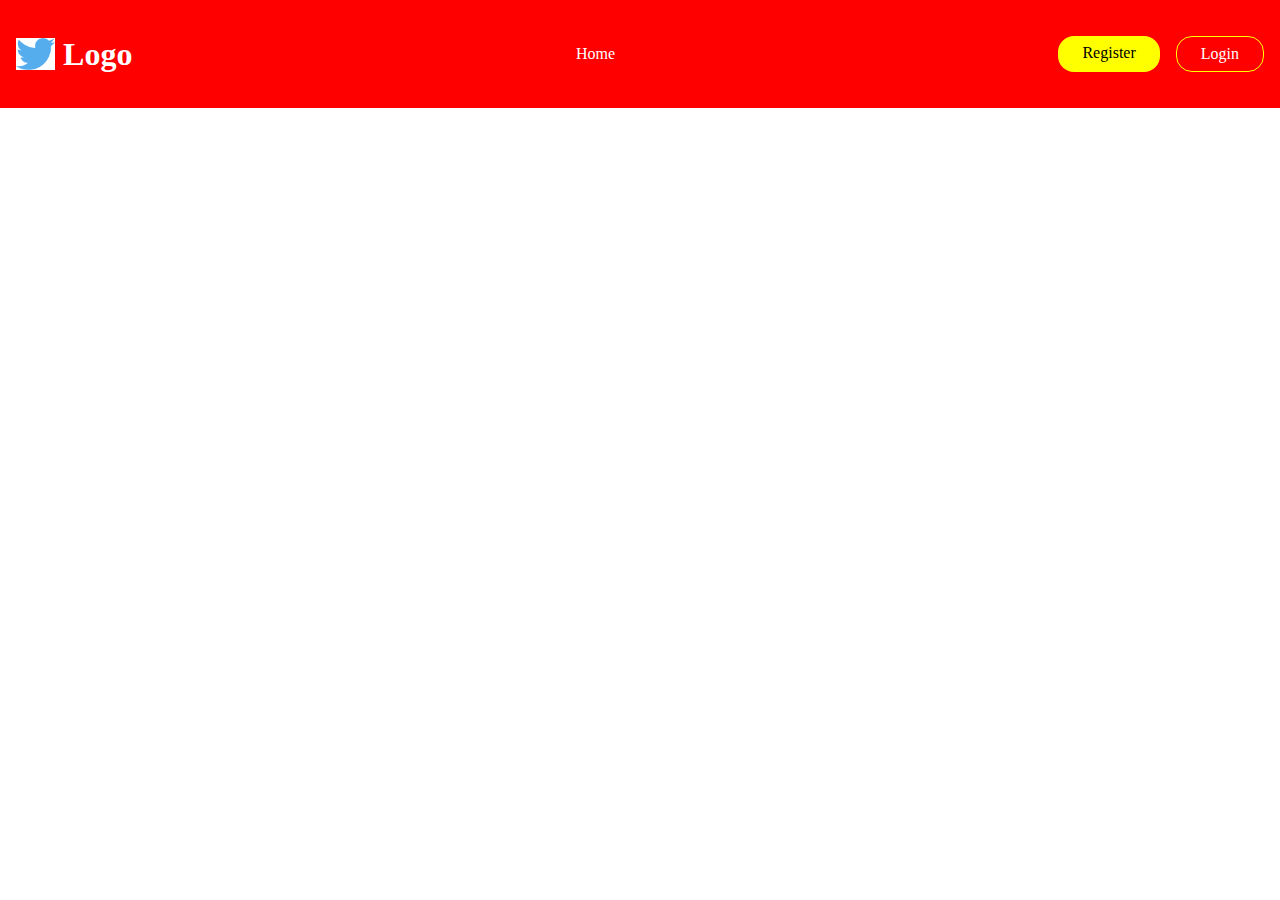
<file: Buttons.html>
<!DOCTYPE html>
<html lang="en">
  <head>
    <meta charset="UTF-8" />
    <meta name="viewport" content="width=device-width, initial-scale=1.0" />
    <title>Document</title>
    <link rel="stylesheet" href="Buttons.css" />
  </head>
  <body>
    <div class="navbar">
      <div class="logo">
        <img src="twitter.png" />
        <h1>Logo</h1>
      </div>
      <div class="list">Home</div>
      <div class="btn-group">
        <div class="btn btn-primary">Register</div>

        <div class="btn btn-secondary">Login</div>
      </div>
    </div>
  </body>
</html>

<style>
  * {
    margin: 0;
    padding: 0;
    box-sizing: border-box;
  }
  .navbar {
    display: flex;
    width: 100vw;
    height: 12vh;
    background: red;
    align-items: center;
    justify-content: space-between;
    padding: 1rem;
    color: white;
  }
  .logo {
    display: flex;
    align-items: center;
    gap: 0.5rem;
  }
  .logo img {
    height: 2rem;
  }
  .btn-group {
    display: flex;
    gap: 1rem;
  }

  .btn-primary {
    background: yellow;
    color: black;
  }
  .btn-secondary {
    border: 0.1rem solid yellow;
  }
  .btn {
    padding: 0.5rem 1.5rem;
    border-radius: 1rem;
  }
</style>
</file>
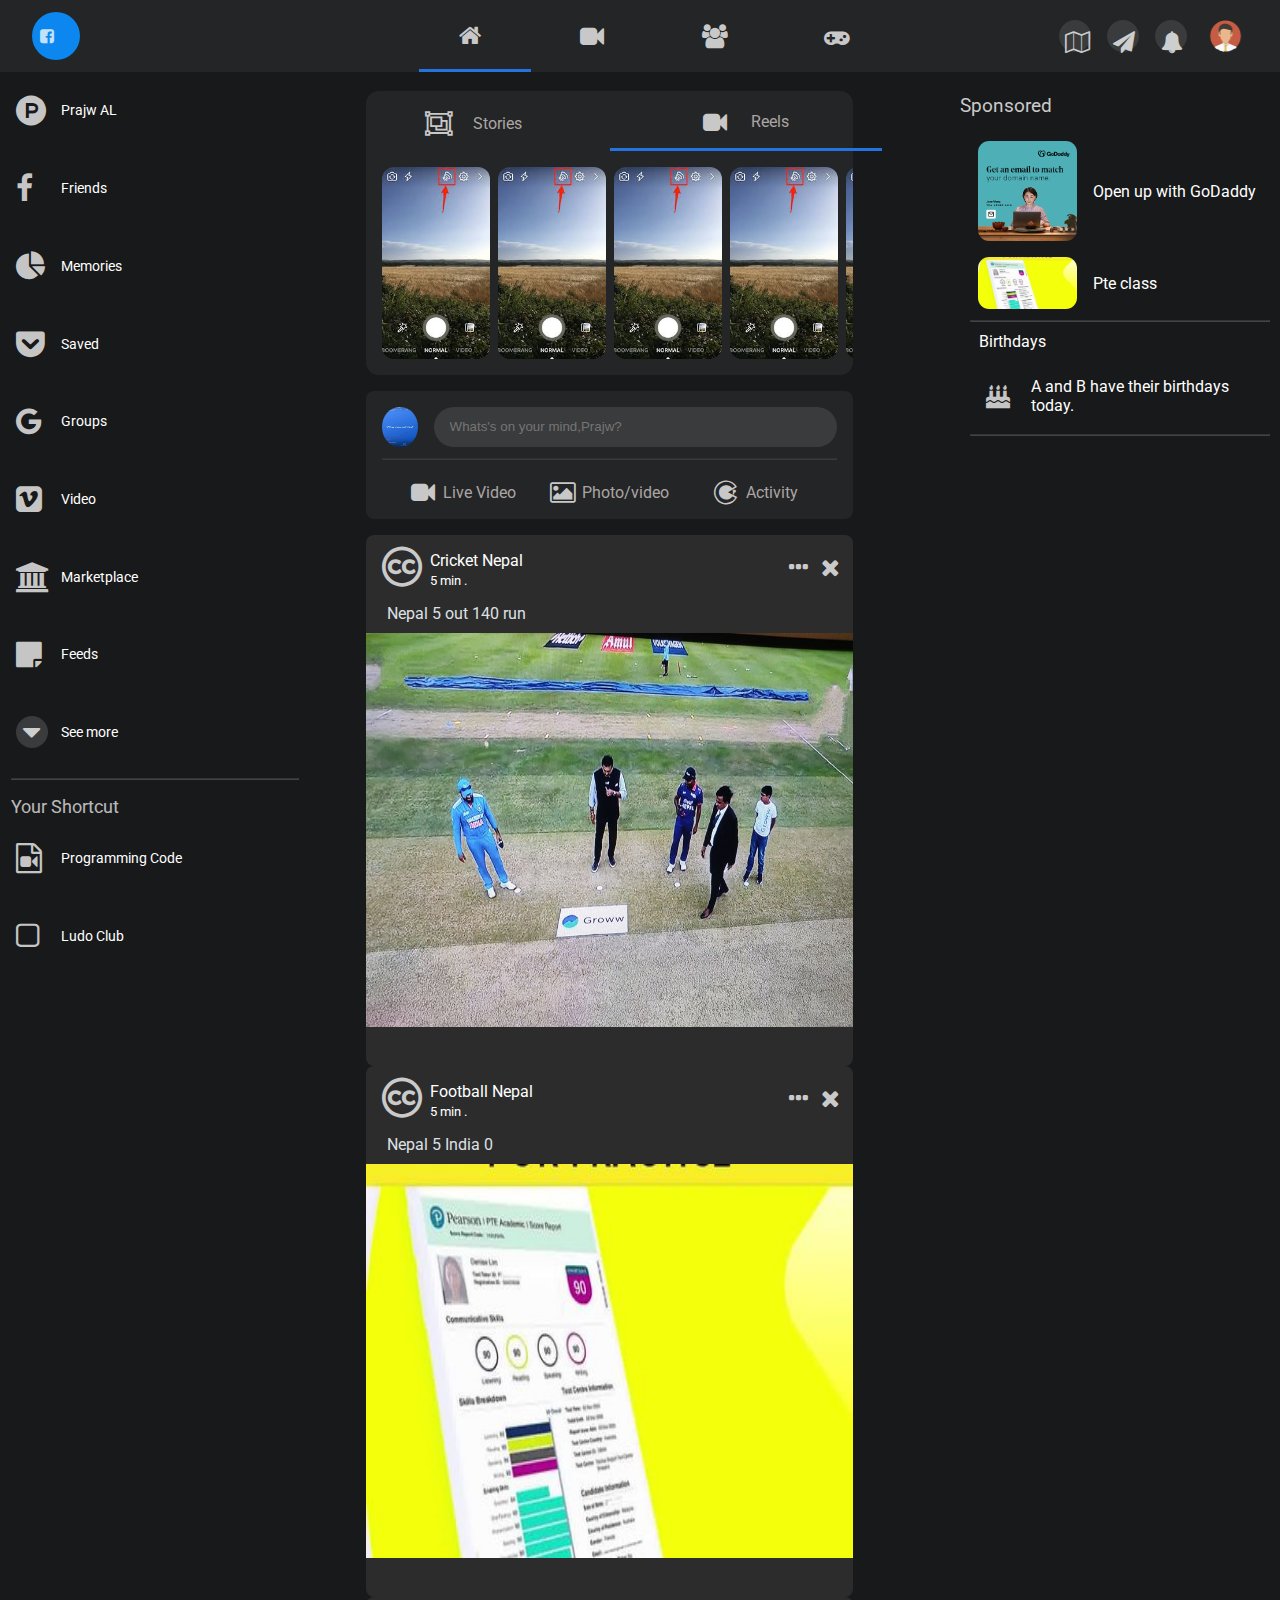
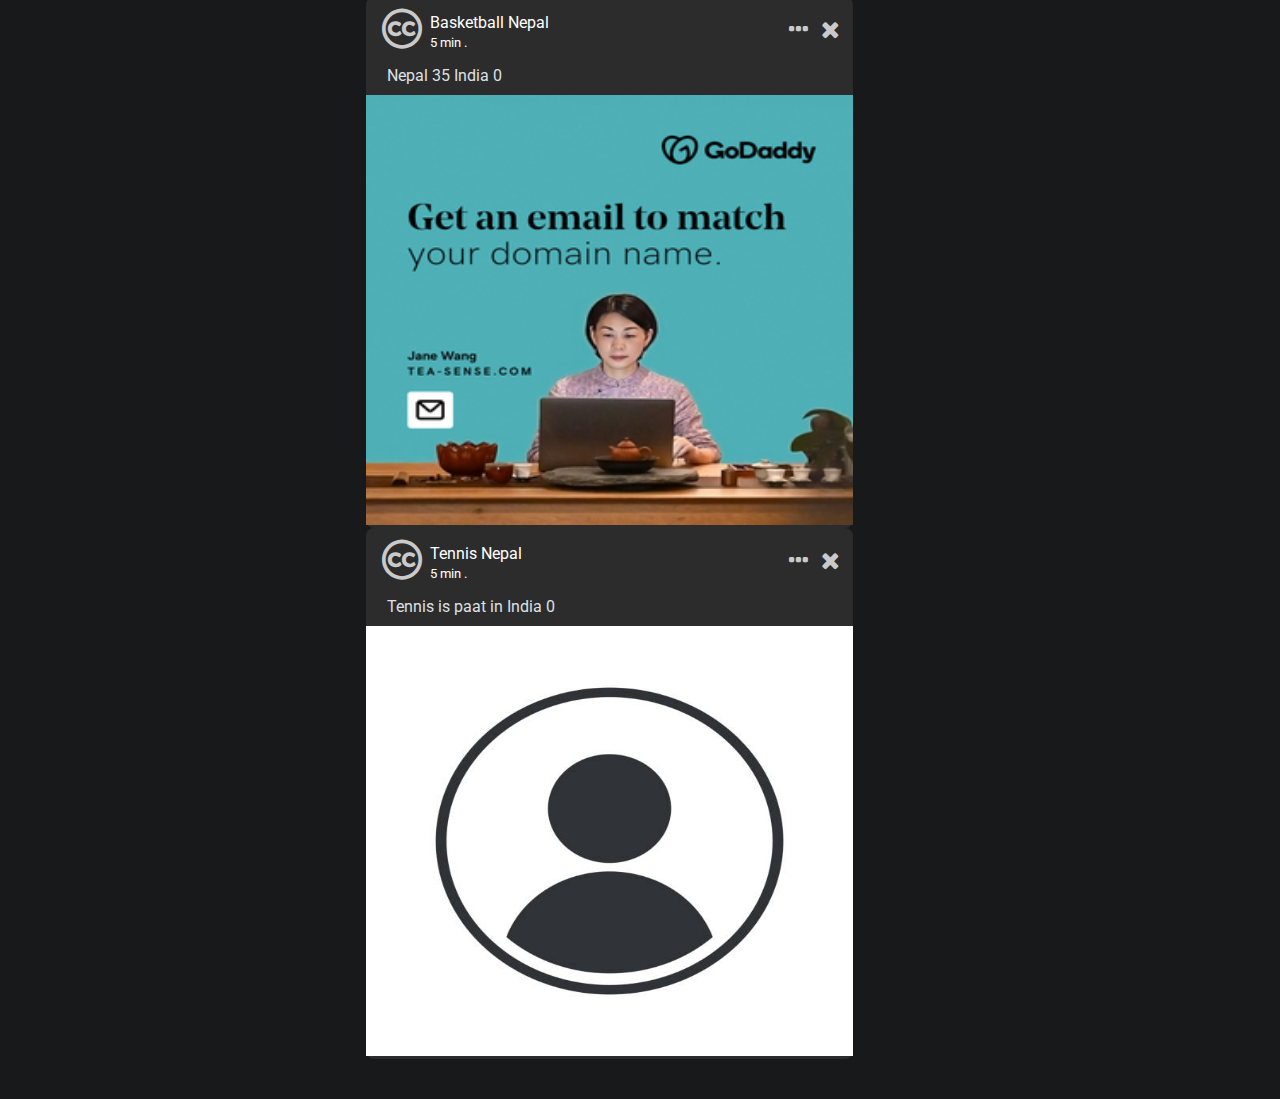
<file: facebook.html>
<!DOCTYPE html>
<html lang="en">
  <head>
    <meta charset="UTF-8" />
    <meta name="viewport" content="width=device-width, initial-scale=1.0" />
    <title>facebook.com</title>
    <link
      rel="stylesheet"
      href="https://cdnjs.cloudflare.com/ajax/libs/font-awesome/4.7.0/css/font-awesome.min.css"
    />
    <script>
      src = "https://kit.fontawesome.com/a076d05399.js";
      crossorigin = "anonymous";
    </script>

    <link rel="preconnect" href="https://fonts.googleapis.com" />
    <link rel="preconnect" href="https://fonts.gstatic.com" crossorigin />
    <link
      href="https://fonts.googleapis.com/css2?family=Phudu:wght@300&family=Roboto:ital,wght@0,400;0,500;1,700&display=swap"
      rel="stylesheet"
    />

    <style>
      * {
        margin: 0;
        padding: 0;
        box-sizing: border-box;
      }
      body {
        background: #18191a;
        font-family: "Roboto", sans-serif;
      }
      .navbar {
        width: 100vw;
        height: 08vh;
        padding: 0 2rem;
        background-color: #242526;
        align-items: center;
        display: flex;
        justify-content: space-between;
      }
      .fa {
        height: 2rem;
        display: flex;
        align-items: center;
        justify-content: space-between;
        gap: 1.8rem;
        color: rgba(255, 255, 255, 0.769);
        align-self: center;
      }
      .icon {
        display: flex;
        gap: 0.6rem;
        color: #adb0b5;

        height: 100%;

        font-size: 24px;
      }
      .pp {
        height: 2.5vw;
        align-items: centre;
      }
      .icon11 {
        display: flex;
        gap: 1rem;
        color: white;
        font-size: 22px;
        margin-left: -11rem;
      }
      .icon11:hover {
        cursor: pointer;
      }
      .facebook {
        display: flex;
        border-radius: 1.8rem;
        background-color: #0c87ef;
        height: 3rem;
        width: 3rem;
        justify-content: center;
        align-items: center;
        cursor: pointer;
        align-self: center;
        padding-right: rem;
      }
      .icon22 {
        align-items: center;
        justify-content: center;
        background-color: #3a3b3c;
        border-radius: 100%;
        width: 2.5vw;
        height: 2.5vw;
        align-self: center;
        padding: 0.4rem 0.4rem;
      }
      .icon div {
        padding: 0 2.5rem;
        height: 100%;
        display: flex;
        align-items: center;
        justify-content: center;
        transition: 0.3s;
        border-radius: 1rem;
        cursor: pointer;
      }
      .icon div:hover {
        background: #3a3b43;
      }
      .home {
        border-bottom: solid 0.2rem #2374e1;
        border-radius: 0 !important;
      }
      .home:hover {
        background: transparent !important;
      }

      .main {
        display: flex;
      }

      .side-bar {
        display: flex;
        flex-direction: column;
        gap: 0.2rem;
        color: white;
        height: 100vh;
        width: 20%;
        /* margin-top: 2rem; */
        margin-left: 0.2rem;
        font-size: 30px;
        transition: 0.3seconds;
        cursor: pointer;
      }
      .side-bar .item {
        display: flex;
        align-items: center;
      }
      .fa {
        width: 2rem;
      }
      .letter {
        font-size: 14px;
        display: flex;
        justify-content: center;
        flex-direction: column;
        margin-left: 0.8rem;
      }

      .item {
        cursor: pointer;
        margin-top: 0.15rem;

        width: 22rem;
        border-radius: 0.5rem;
        height: 50%;
        padding: 0.8rem;
        display: flex;
      }
      .item:hover {
        background: #3a3b43;
      }
      .item div {
        height: 100%;
        display: flex;
        align-items: center;
        justify-content: center;
        transition: 0.3s;
        border-radius: 0.4rem;
        cursor: pointer;
      }

      .line {
        width: 18rem;
        opacity: 0.2;
        margin-left: 0.5rem;
        margin-top: 0.4rem;
      }
      .shortcut {
        font-size: 18px;
        opacity: 70%;
        display: flex;
        margin-left: 0.5rem;
        margin-top: 0.8rem;
      }
      .vdo {
        display: flex;
        margin-left: 1.2rem;
      }
      .stline {
        width: 30rem;
        margin-left: 23.2rem;
        font-weight: bolder;
        flex-direction: column;
        display: flex;
      }
      .middlepage {
        width: 38%;
        margin: 1.2rem auto;
        align-items: center;
        display: flex;
        flex-direction: column;
        justify-content: start;
      }
      .reels {
        background-color: #242526;
        border-radius: 0.8rem;
        align-items: center;
        display: flex;
        flex-direction: column;
        justify-content: center;
        width: 100%;
      }
      .top {
        display: flex;
      }
      .reels:hover {
        background-color: #222324;
      }
      .news {
        display: flex;
        align-items: center;
        justify-content: center;
        margin-bottom: 1rem;
        transition: 1sec;
        margin-top: 0.3rem;

        padding: 10px 40px;

        width: 17rem;
        gap: 1rem;
      }
      .news:hover {
        background-color: #2c2c2d;
        border-radius: 0.5rem;
        cursor: pointer;

        border-bottom: solid 0.2rem #2374e1;
        border-radius: 0 !important;
      }
      .letter7 {
        color: rgb(172, 165, 165);
      }

      .stories {
        display: flex;
        align-items: center;
        justify-content: start;
        gap: 0.5rem;
        width: 100%;
        padding: 0 1rem;
        margin-bottom: 1rem;
        overflow-y: scroll;
      }
      .stories img {
        height: 12rem;
      }
      .stories::-webkit-scrollbar {
        height: 0;
      }
      .stories:hover {
        background: transparent !important;
      }
      .linee {
        width: 18rem;
        opacity: 0.2;
        margin-left: 0.5rem;
        margin-top: 0.4rem;
      }
      .linee {
        align-items: center;
        justify-content: center;
      }
      .news1111 {
        display: flex;
        border-bottom: solid 0.2rem #2374e1;
      }
      .news1111:hover {
        background: transparent;
      }

      .stories1 {
        border-radius: 0.75rem;
      }
      .status-box {
        width: 100%;
        display: flex;
        flex-direction: column;
        padding: 1rem;
        margin: 1rem 0;
        border-radius: 0.5rem;
        background-color: #242526;
        height: 8rem;
      }
      .status {
        display: flex;
        gap: 1rem;
      }
      .status img {
        width: 2.5rem;
        height: 2.5rem;
        border-radius: 100%;
      }
      .status input {
        width: 100%;
        border-radius: 5rem;
        padding: 0 1rem;
        background-color: #3a3b3c;
        border: 0;
      }

      .right-sidebar {
        width: 20%;
      }
      .line11 {
        color: #222324;
        margin-top: 0.7rem;
        opacity: 10%;
      }
      .main-mind {
        flex-direction: row;
        display: flex;
        align-items: center;
        justify-items: center;
        padding: 0.5rem;
      }
      .mind:hover {
        background-color: #3a3b3c;
        border-radius: 0.5rem;
        cursor: pointer;
      }
      .mind {
        display: flex;
        align-items: center;
        justify-content: center;
        padding: 0.5rem;
        height: 100%;
        width: 100%;
      }
      .lastone {
        background-color: #2c2c2d;
        height: 59vh;
        width: 100%;
        border-radius: 0.5rem;
        display: flex;
        flex-direction: column;
      }
      .profile {
        display: flex;
        justify-content: space-between;
        gap: 1rem;
        align-items: start;
        margin-top: 1rem;
        margin-left: 1rem;
        font-size: smaller;
      }
      .channel {
        color: white;
        display: flex;
        flex-direction: column;
        gap: 0.2rem;
        align-items: start;
      }
      .letters {
        display: flex;
        flex-direction: column;
      }
      .neb {
        font-size: medium;
      }

      .cross {
        display: flex;
        justify-self: end;
      }
      .flex {
        display: flex;
        gap: 1rem;
      }
      .toss {
        color: #dee0e4;
        margin-top: 1rem;
        margin-left: 1.3rem;
      }

      .rightbar {
        display: flex;

        color: white;
        height: 100%;
        width: 25%;
        flex-direction: column;
        gap: 0.4rem;
      }
      .sponsor {
        display: flex;
        color: #cacaca;
        margin-top: 1.4rem;
        font-size: larger;
      }
      .match {
        height: 90%;
        width: 100%;
        margin-top: 0.3rem;
      }

      .smallimage {
        width: 35%;
        border-radius: 0.7rem;
        display: flex;
        flex-direction: row;
        gap: 0.2rem;
      }
      .middleone {
        display: flex;
        align-items: center;
        gap: 1rem;
        padding: 0.5rem;
        border-radius: 0.5rem;
      }
      .middleone:hover {
        background-color: #3a3b3c;
      }
      .wide {
        padding: 0.6rem;
        cursor: pointer;
        border-radius: 0.5rem;

        display: flex;
        flex-direction: column;
      }
      .line9 {
        opacity: 20%;
        margin-top: 0.2rem;
      }
      .middle {
        padding: 1rem;
      }
    </style>
  </head>
  <body>
    <div class="navbar">
      <div class="facebook">
        <i class="fa">&#xf082;</i>
      </div>

      <div class="icon">
        <div class="home">
          <i class="fa">&#xf015;</i>
        </div>
        <div>
          <i class="fa">&#xf03d;</i>
        </div>
        <div>
          <i class="fa">&#xf0c0;</i>
        </div>
        <div>
          <i class="fa">&#xf11b;</i>
        </div>
      </div>

      <div class="icon11">
        <div class="icon22">
          <i class="fa">&#xf278;</i>
        </div>
        <div class="icon22">
          <i class="fa">&#xf1d8;</i>
        </div>
        <div class="icon22">
          <i class="fa">&#xf0f3;</i>
        </div>

        <img src="user.png" class="pp" />
      </div>
    </div>
    <div class="main">
      <div class="side-bar">
        <div class="item">
          <i class="fa">&#xf288;</i>
          <div class="letter">
            <p>Prajw AL</p>
          </div>
        </div>

        <div class="item">
          <i class="fa">&#xf09a;</i>
          <div class="letter">
            <p>Friends</p>
          </div>
        </div>
        <div class="item">
          <i class="fa">&#xf200;</i>
          <div class="letter">
            <p>Memories</p>
          </div>
        </div>

        <div class="item">
          <i class="fa">&#xf265;</i>
          <div class="letter">
            <p>Saved</p>
          </div>
        </div>

        <div class="item">
          <i class="fa">&#xf1a0;</i>
          <div class="letter">
            <p>Groups</p>
          </div>
        </div>

        <div class="item">
          <i class="fa">&#xf194;</i>
          <div class="letter">
            <p>Video</p>
          </div>
        </div>

        <div class="item">
          <i class="fa">&#xf19c;</i>
          <div class="letter">
            <p>Marketplace</p>
          </div>
        </div>

        <div class="item">
          <i class="fa">&#xf249;</i>
          <div class="letter">
            <p>Feeds</p>
          </div>
        </div>

        <div class="item">
          <i
            style="
              background-color: #3a3b3c;
              border-radius: 1rem;
              display: flex;
              align-items: center;
              justify-content: center;
              gap: 2rem;
            "
            class="fa"
            >&#xf0d7;</i
          >
          <div class="letter">
            <p>See more</p>
          </div>
        </div>
        <hr class="line" />
        <p class="shortcut">Your Shortcut</p>

        <div class="item">
          <i class="fa">&#xf1c8;</i>
          <div class="letter">
            <p>Programming Code</p>
          </div>
        </div>

        <div class="item">
          <i class="fa">&#xf096;</i>
          <div class="letter">
            <p>Ludo Club</p>
          </div>
        </div>
      </div>

      <!-- section middle page -->

      <div class="middlepage">
        <div class="reels">
          <div class="top">
            <div class="news">
              <i style="font-size: 24px" class="fa">&#xf247;</i>
              <p class="letter7">Stories</p>
            </div>

            <div class="news news1111">
              <i style="font-size: 24px" class="fa">&#xf03d;</i>
              <p class="letter7">Reels</p>
            </div>
          </div>

          <!-- <section stories> -->
          <div class="stories">
            <img src="images.jfif" class="stories1" />
            <img src="images.jfif" class="stories1" />
            <img src="images.jfif" class="stories1" />
            <img src="images.jfif" class="stories1" />
            <img src="images.jfif" class="stories1" />
            <img src="images.jfif" class="stories1" />
          </div>
        </div>
        <div class="status-box">
          <div class="status">
            <img src="03-Viewers-1.webp" />
            <input type="text" placeholder="Whats's on your mind,Prajw?" />
          </div>
          <hr class="line11" />

          <div class="main-mind">
            <div class="mind">
              <i style="font-size: 24px" class="fa">&#xf03d;</i>
              <p class="letter7">Live Video</p>
            </div>
            <div class="mind">
              <i style="font-size: 24px" class="fa">&#xf03e;</i>
              <p class="letter7">Photo/video</p>
            </div>
            <div class="mind">
              <i style="font-size: 24px" class="fa">&#xf284;</i>
              <p class="letter7">Activity</p>
            </div>
          </div>
        </div>
        <div class="post-holder" id="postholder"></div>
      </div>
      <div class="rightbar">
        <div class="sponsor">Sponsored</div>
        <div class="wide">
          <div class="middleone">
            <img src="small.png" class="smallimage" />
            <p class="godaddy">Open up with GoDaddy</p>
          </div>
          <div class="middleone">
            <img src="adv.jpg" class="smallimage" />
            <p class="godaddy">Pte class</p>
          </div>
          <hr class="line9" />
          <div class="wide">Birthdays</div>

          <div class="middleone middle">
            <i style="font-size: 24px" class="fa">&#xf1fd;</i>

            A and B have their birthdays today.
          </div>
          <hr class="line9" />
        </div>

        <div class="right-sidebar"></div>
      </div>
    </div>

    <script>
      let posts = [
        {
          publisherIcon: "&#xf25e;",
          publisherName: "Cricket Nepal",
          status: "Nepal 5 out 140 run",
          image: "./lol.jpg",
        },
        {
          publisherIcon: "&#xf25e;",
          publisherName: "Football Nepal",
          status: "Nepal 5 India 0",
          image: "./adv.jpg",
        },
        {
          publisherIcon: "&#xf25e;",
          publisherName: "Basketball Nepal",
          status: "Nepal 35 India 0",
          image: "./small.png",
        },
        {
          publisherIcon: "&#xf25e;",
          publisherName: "Tennis Nepal",
          status: "Tennis is paat in India 0",
          image: "./pp.jpg",
        },
      ];
      for (let i = 0; i < posts.length; i++) {
        const post = posts[i];
        let postHolder = document.getElementById("postholder");
        let el = document.createElement("div");
        el.innerHTML = `<div class="lastone">
          <div class="profile">
            <div class="flex">
              <div class="circle">
                <i style="font-size: 40px" class="fa">${post.publisherIcon}</i>
              </div>
              <div class="channel">
                <span class="neb">${post.publisherName}</span>
                <span>5 min .</span>
              </div>
            </div>
            <div class="cross">
              <i style="font-size: 24px" class="fa">&#xf141;</i>
              <i style="font-size: 24px" class="fa">&#xf00d;</i>
            </div>
          </div>
          <div class="toss">
            ${post.status}
          </div>
          <div class="match">
            <img src=${post.image} 
            class="match">
          </div>
        </div>`;
        postHolder.appendChild(el);
      }
    </script>
  </body>
</html>
</file>
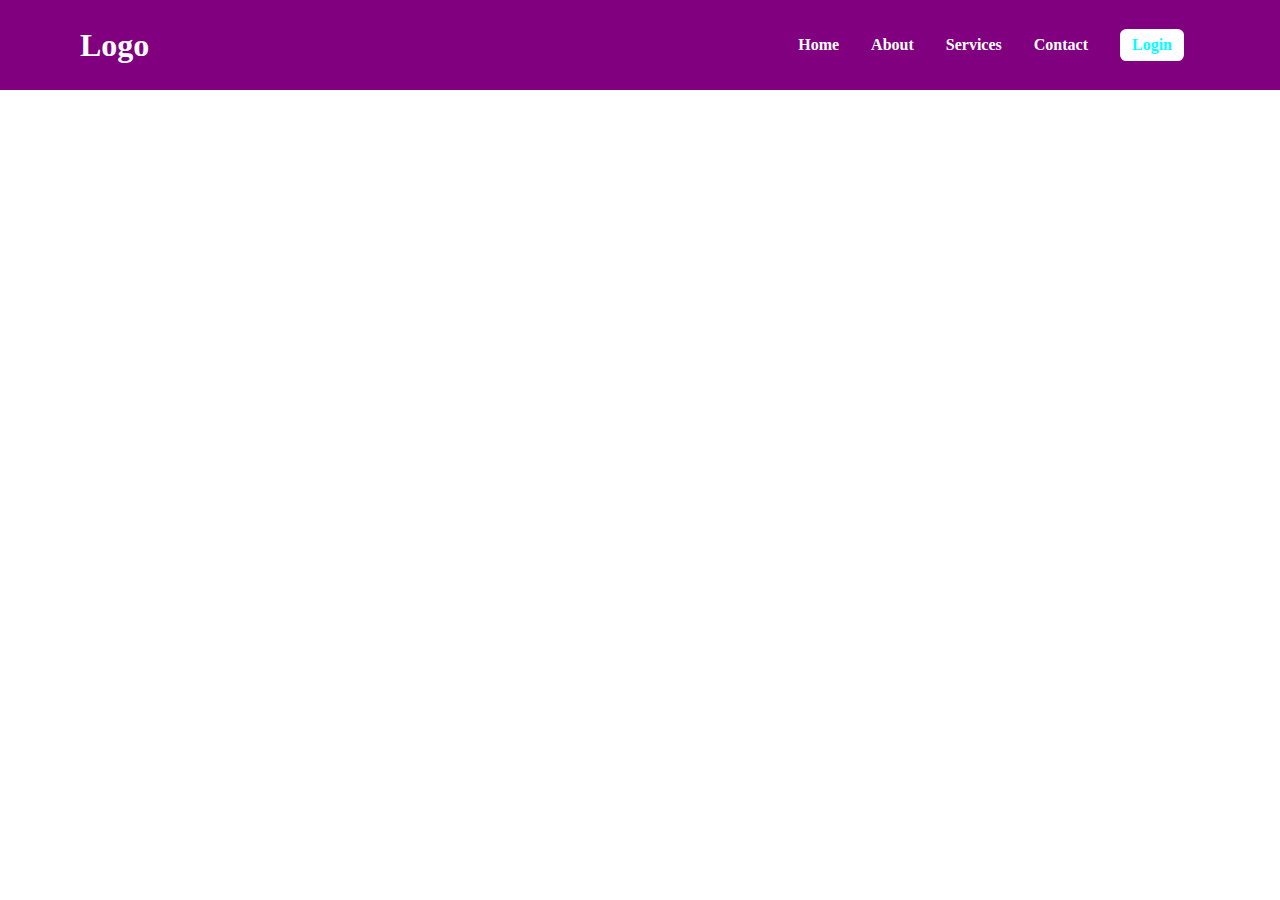
<file: grid.html>
<!DOCTYPE html>
<html lang="en">
  <head>
    <meta charset="UTF-8" />
    <meta name="viewport" content="width=\, initial-scale=1.0" />
    <title>Document</title>
    <link rel="preconnect" href="https://fonts.gstatic.com" crossorigin />
  </head>
  <body>
    <div class="flex-container">
      <div class="text">
        <h1 class="text1">Logo</h1>
      </div>
      <div class="display">
        <p>Home</p>
        <p>About</p>
        <p>Services</p>
        <p>Contact</p>
        <div class="login">
          <p>Login</p>
        </div>
      </div>
    </div>
  </body>
</html>

<style>
  * {
    margin: 0;
    padding: 0;
    box-sizing: border-box;
  }
  .flex-container {
    background-color: purple;
    height: 10vh;
    width: 100vw;
    display: flex;
    align-items: center;
    justify-content: space-between;
    color: white;
    font: 400;
    font-size: 400;
    font-weight: 800;
  }
  .text {
    display: flex;
    align-items: center;
    justify-content: center;
    height: 100%;
    margin-left: 5rem;
  }
  .display {
    display: flex;
    align-items: center;
    justify-content: center;
    gap: 2rem;
    margin-right: 6rem;
  }
  .login {
    background-color: white;
    height: 2rem;
    width: 4rem;
    align-items: center;
    display: flex;
    border-radius: 0.4rem;
    justify-content: center;
    color: aqua;
  }
</style>
</file>
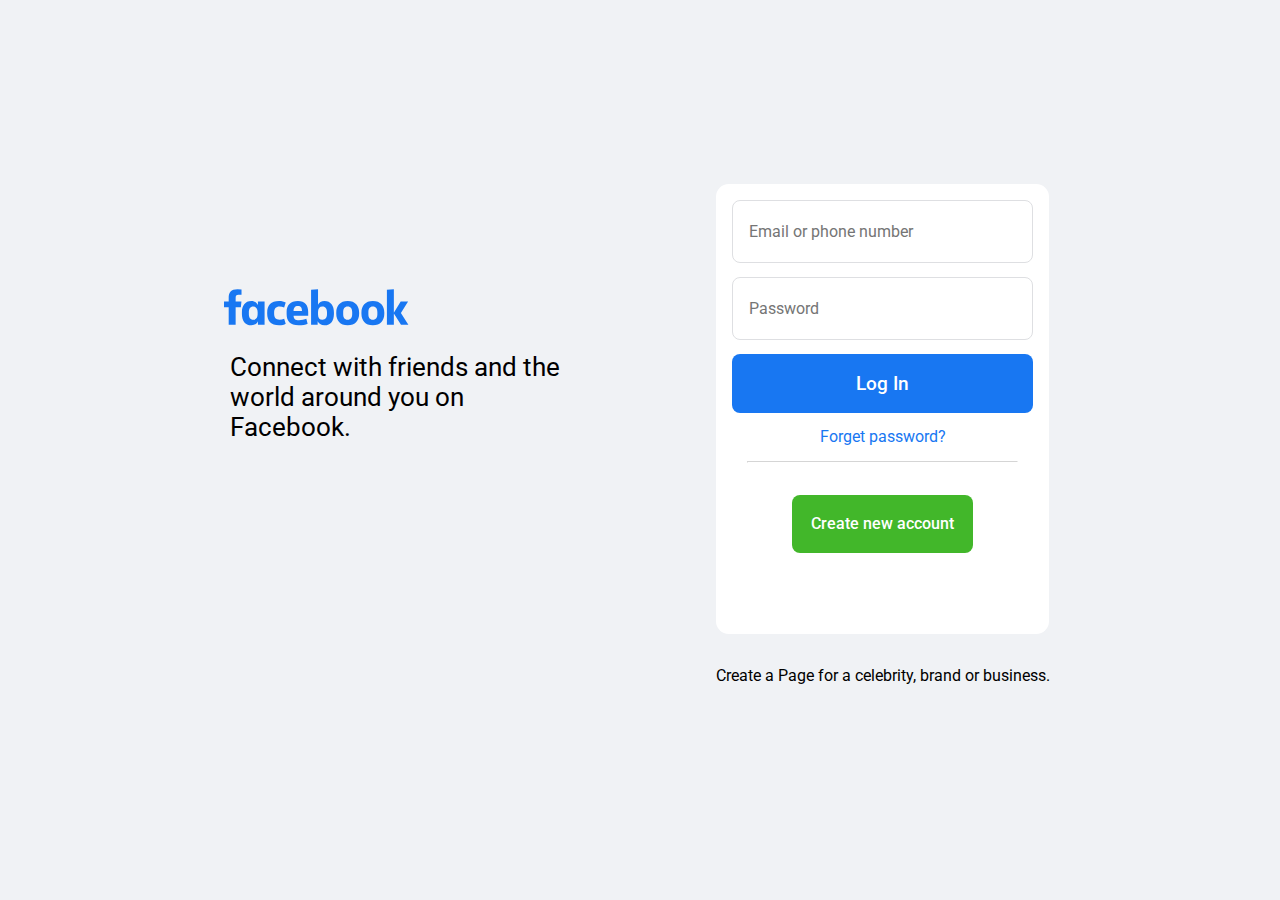
<file: login.html>
<!DOCTYPE html>
<html lang="en">
  <head>
    <meta charset="UTF-8" />
    <meta name="viewport" content="width=device-width, initial-scale=1.0" />
    <link rel="preconnect" href="https://fonts.googleapis.com" />
    <link rel="preconnect" href="https://fonts.gstatic.com" crossorigin />
    <link
      href="https://fonts.googleapis.com/css2?family=Roboto:wght@400;500;700&display=swap"
      rel="stylesheet"
    />

    <title>facebook.com</title>
    <style>
      * {
        box-sizing: border-box;
        padding: 0;
        margin: 0;
        font-family: "Roboto", sans-serif;
      }
      body {
        height: 100vh;
        width: 100vw;
        background-color: #f0f2f5;
        display: flex;
        gap: 8rem;
        align-items: center;
        justify-content: center;
      }
      .fb {
        width: 18vw;
        margin-left: -1.8rem;
      }
      .fbtext {
        font-size: 1.6rem;
        font-weight: 400;
      }
      .fbbox {
        width: 28vw;
        margin-bottom: 12rem;
      }
      .box {
        height: 50vh;
        width: 26vw;
        border-radius: 0.8rem;
        background: #ffffff;
        display: flex;
        flex-direction: column;
        margin-top: -2rem;
        padding: 1rem;
        gap: 0.9rem;
      }
      .holder {
        display: flex;
        width: 100vw;
      }
      .login-input {
        height: 07vh;
        padding: 1rem;
        font-size: medium;
        /* opacity: 80%; */
        outline: none;
        border: 1px solid #dedfe2;
        border-radius: 0.5rem;
      }
      .login {
        background-color: #1877f2;
        color: white;
        font-size: 1.2rem;
      }
      .button {
        display: flex;
        align-items: center;
        justify-content: center;
        border-radius: 0.5rem;
        height: 6.5vh;
        font-weight: 500;
        outline: none;
        border: 0;
        cursor: pointer;
      }
      .login:hover {
        cursor: pointer;
      }
      .forget {
        display: flex;
        align-items: center;
        justify-content: center;
        font-weight: 400;
        font-size: 1rem;
        color: #1877f2;
        cursor: pointer;
      }

      hr {
        border-color: rgba(255, 255, 255, 0.487);
        width: 90%;
        align-self: center;
      }
      .account {
        background-color: #42b72a;
        width: 60%;
        color: white;
        font-size: 1rem;
        align-self: center;
      }
      .create {
        display: flex;
        align-items: center;
        flex-direction: column;
        gap: 2rem;
        font-size: 400;
      }
      .page {
        display: flex;
        align-items: center;
        justify-content: center;
        flex-direction: column;
        margin-top: 2rem;
      }
    </style>
  </head>
  <body>
    <div class="fbbox">
      <img src="facebook.svg" class="fb" />
      <h4 class="fbtext">
        Connect with friends and the world around you on Facebook.
      </h4>
    </div>
    <div class="create1">
      <div class="box">
        <input
          type="text"
          class="login-input"
          placeholder="Email or phone number"
        />
        <input type="password" class="login-input" placeholder="Password" />
        <h1 class="button login">Log In</h1>
        <div class="">
          <h1 class="forget">Forget password?</h1>
        </div>
        <div class="create">
          <hr />
          <button class="button account">Create new account</button>
        </div>
      </div>
      <div class="page">Create a Page for a celebrity, brand or business.</div>
    </div>
  </body>
</html>
</file>
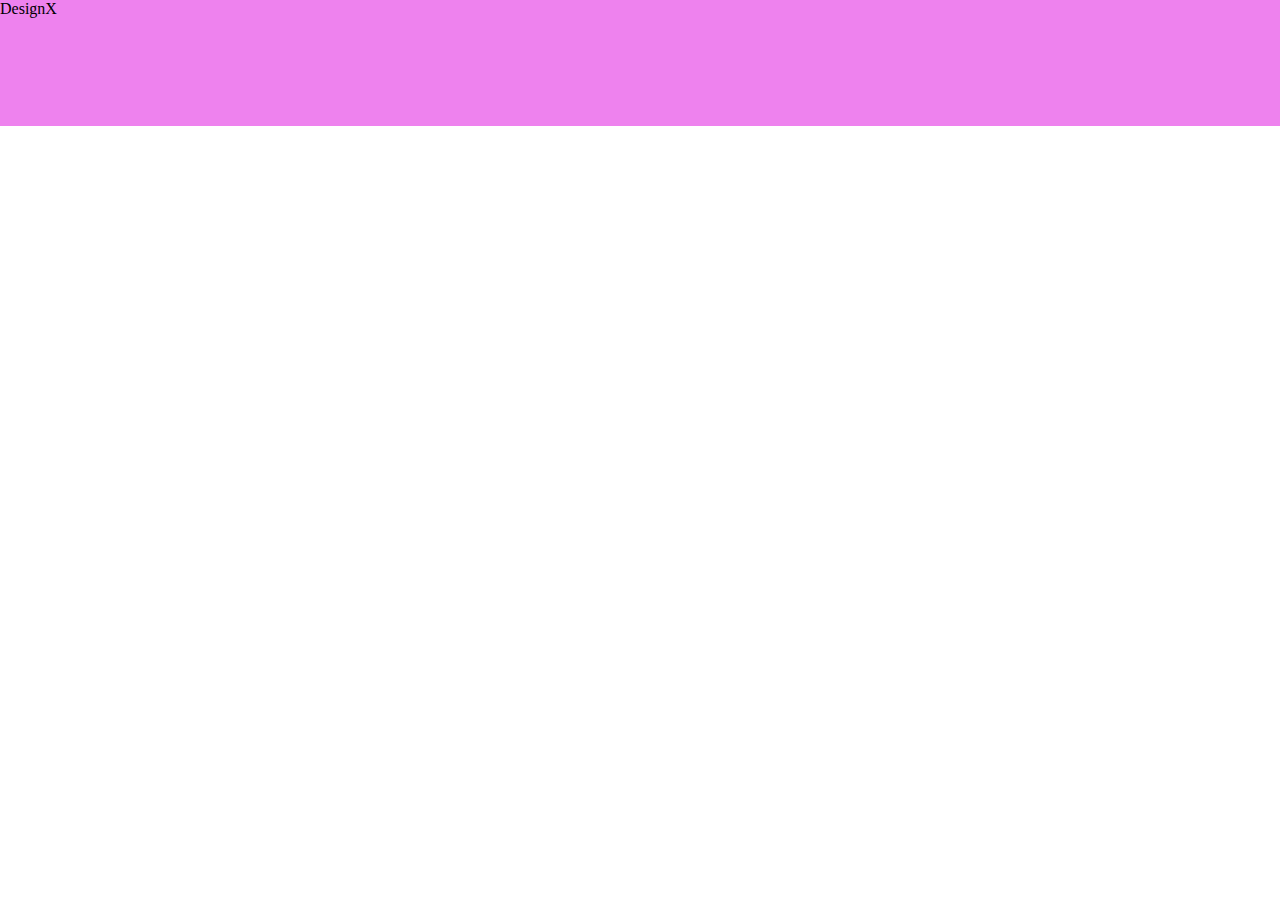
<file: p.html>
<!DOCTYPE html>
<html lang="en">
  <head>
    <meta charset="UTF-8" />
    <meta name="viewport" content="width=device-width, initial-scale=1.0" />
    <title>Document</title>
    <style>
      * {
        padding: 0;
        margin: 0;
        box-sizing: border-box;
      }
      .navbar {
        background-color: violet;
        height: 14vh;
        width: 100vw;
      }
      .home{
        display: flex;
        align-items: center;

      }
    
      
    </style>
  </head>
  <body>
    
      <div class="navbar">
        <p1 class="home">DesignX</p1>
      </div>
      
    </div>
  </body>
</html>
</file>
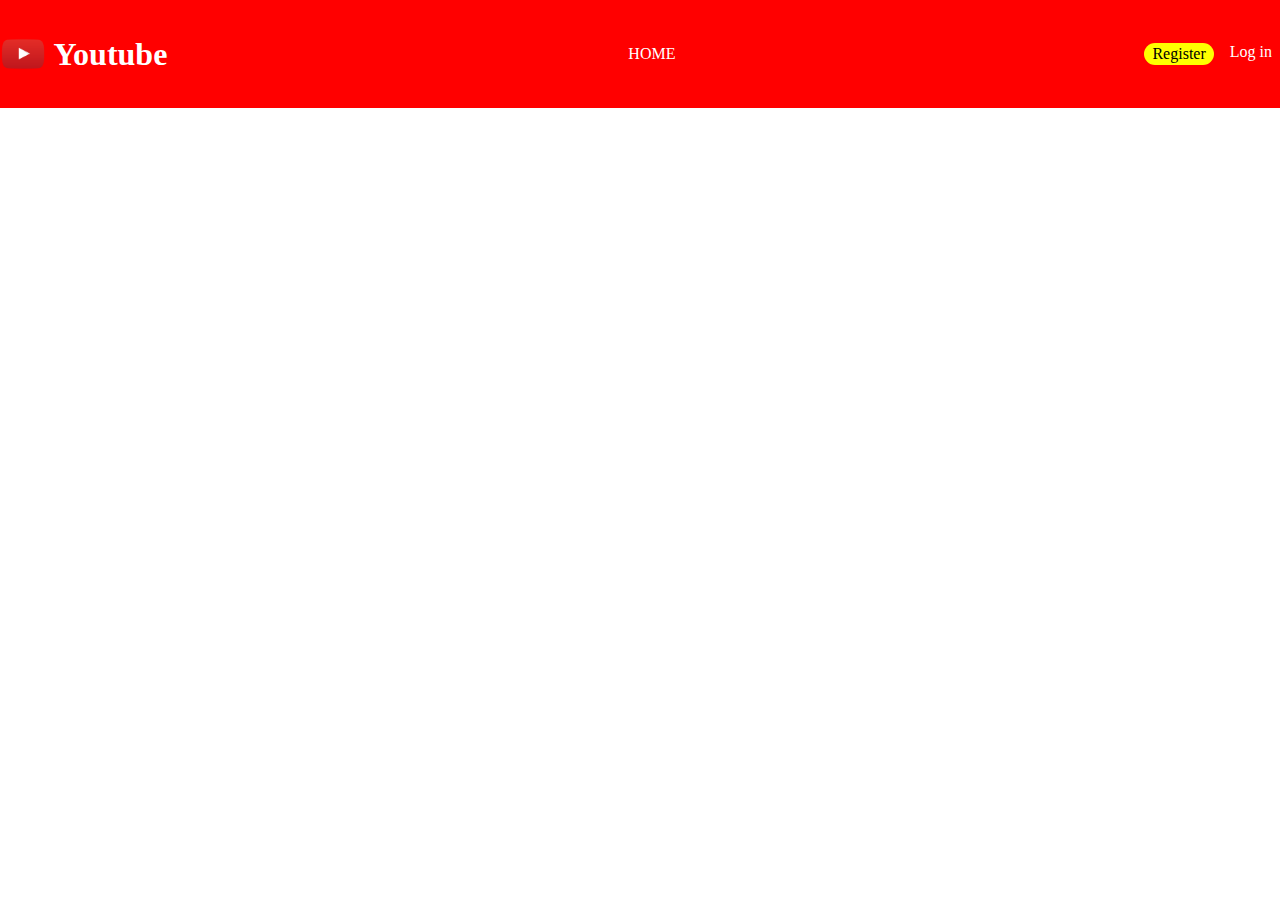
<file: practice1.html>
<!DOCTYPE html>
<html lang="en">
  <head>
    <meta charset="UTF-8" />
    <meta name="viewport" content="width=device-width, initial-scale=1.0" />
    <title>Document</title>
    <link rel="preconnect" href="https://fonts.googleapis.com" />
    <link rel="preconnect" href="https://fonts.gstatic.com" crossorigin />
    <style>
      * {
        margin: 0;
        padding: 0;
        box-sizing: border-box;
      }
      .navbar {
        width: 100vw;
        height: 12vh;
        background-color: red;
        display: flex;
        align-items: center;

        justify-content: space-between;
        color: white;
      }
      .logo {
        display: flex;
        align-items: center;
        gap: 0.5rem;
      }
      .logo {
        height: 2rem;
      }
      .btn {
        display: flex;
        gap: 1rem;
      }
      .btn-primary {
        background-color: yellow;
        color: black;
      }
      .btn1 {
        border: yellow 0.1re solid;
      }
      .btn {
        border-radius: 1rem;
        padding: 0.1rem 0.5rem;
      }
    </style>
  </head>
  <body>
    <div class="navbar">
      <div class="logo">
        <img
          src="youtube-play-red-logo-png-transparent-background-6.png"
          class="logo"
        />
        <h1>Youtube</h1>
      </div>
      <div>HOME</div>
      <div class="btn">
        <div class="btn btn-primary">Register</div>

        <div class="btn1">Log in</div>
      </div>
    </div>
  </body>
</html>
</file>
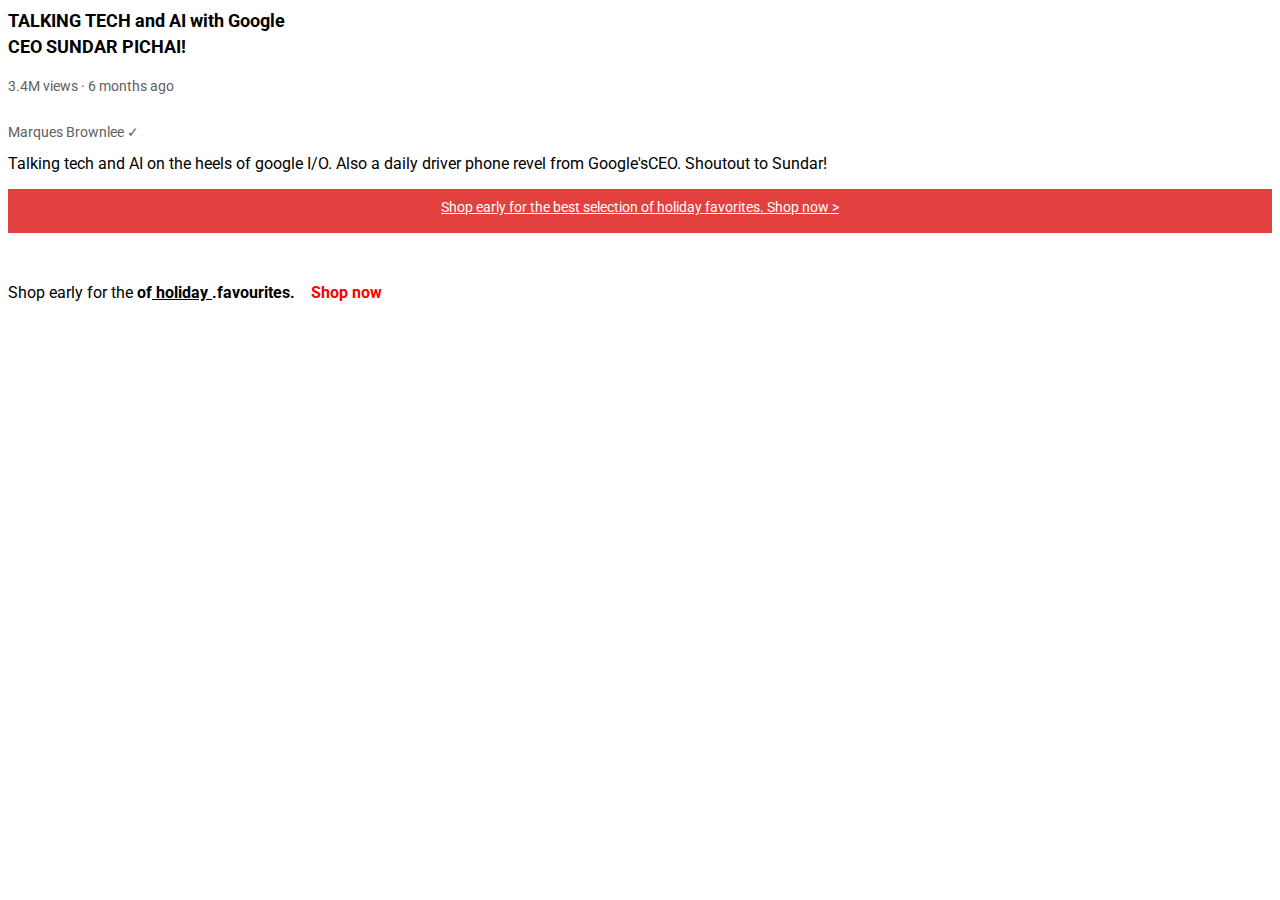
<file: Text.html>
<!DOCTYPE html>
  <html>
    <head>
    <title> Text practice</title> 

    <link rel="preconnect" href="https://fonts.googleapis.com">
<link rel="preconnect" href="https://fonts.gstatic.com" crossorigin>
<link href="https://fonts.googleapis.com/css2?family=Roboto:wght@400;700&display=swap" rel="stylesheet">
    <link rel = "stylesheet" href="text.css">
  </head>
 


  <body>

<p class = "video-title">
  TALKING TECH and AI with Google CEO SUNDAR PICHAI!
</p>
<p class="video-stats"> 3.4M views &#183; 6 months ago

</p>
<p class ="video-author">
  Marques Brownlee &#10003;
</p>
<p class="Video-discription">
   Talking tech and AI on the heels of google
    I/O.
     Also a daily driver phone revel from 
     
    Google'sCEO. Shoutout to Sundar!
</p>
<p class="apple-text"> 
  Shop early for the best selection of holiday
  favorites. <span class="shop link">Shop now &#62</span>
</p>

<p>
  
  Shop early for the <strong class=""best selection</
  strong> of<u> holiday </u>.favourites. <span 
  class="span-example"> Shop now</span> 
</p>

</body>
</html>
</file>
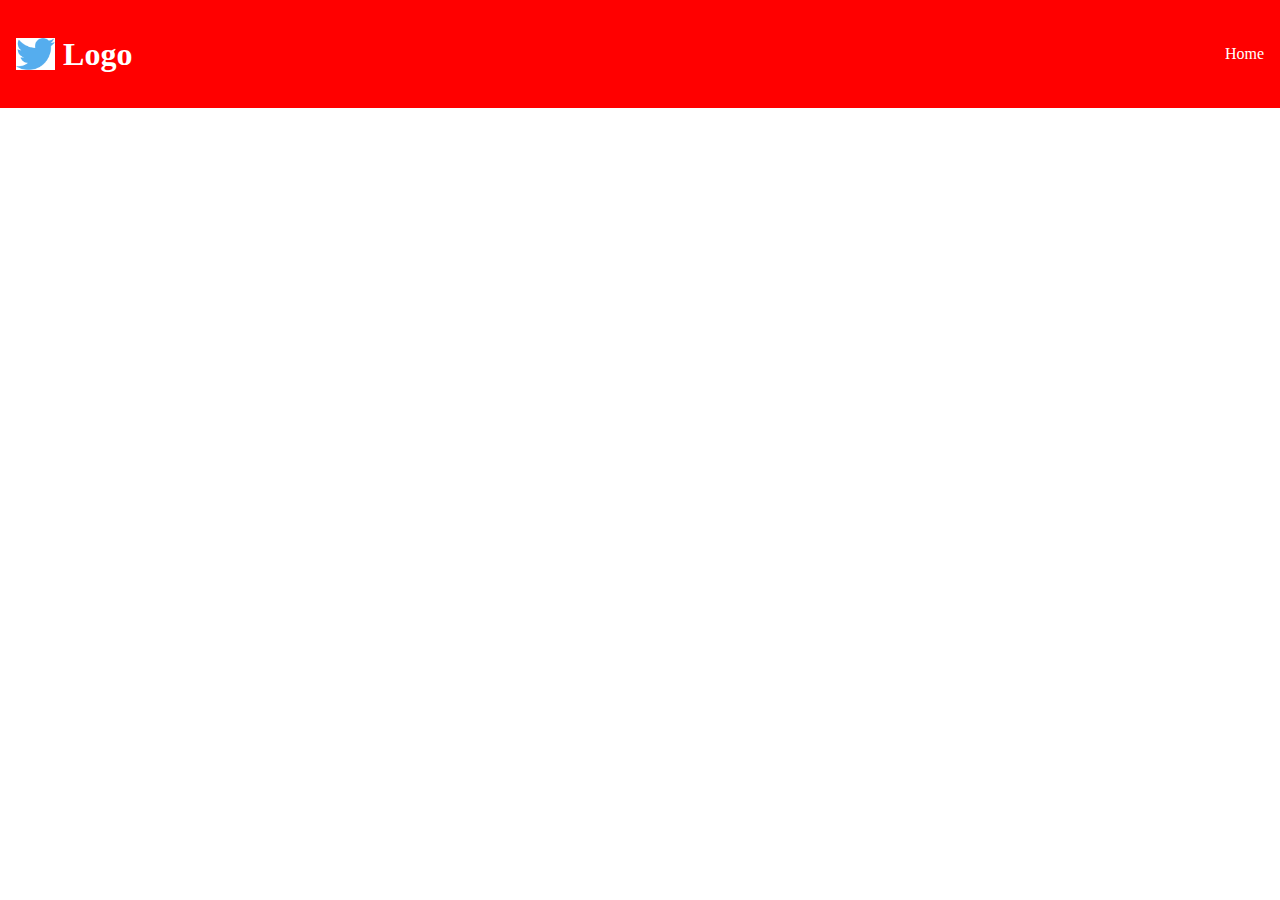
<file: website.html>
<!DOCTYPE html>
<html lang="en">
  <head>
    <meta charset="UTF-8" />
    <meta name="viewport" content="width=device-width, initial-scale=1.0" />
    <title>practice</title>
    <link rel="stylesheet" href="website.css" />
    <link
      rel="stylesheet"
      href="https://cdnjs.cloudflare.com/ajax/libs/font-awesome/4.7.0/css/font-awesome.min.css"
    />
  </head>
  <body>
    <div class="box">
      <div class="logo">
        <img src="twitter.png" class="logo-img" />
        <h1>Logo</h1>
      </div>
      <div class="home">Home</div>
      <!-- <div class="btn-group">
        <div class="btn btn-primary">Register</div>
        <div class="btn btn-secondary">Login</div>
      </div> -->
    </div>
  </body>
</html>

<style>
  * {
    padding: 0;
    margin: 0;
    box-sizing: border-box;
  }
  .box {
    display: flex;
    height: 12vh;
    width: 100vw;
    background-color: red;
    align-items: center;
    padding: 1rem;
    justify-content: space-between;
    color: white;
  }
  .logo {
    display: flex;
    align-items: center;
    gap: 0.5rem;
  }
  .logo-img {
    height: 2rem;
  }
  .btn-group {
    display: flex;
    gap: 1rem;
  }
  .btn-primary {
    background: yellow;
    color: black;
  }
  .btn-secondary {
    border: 0.1rem solid yellow;
  }
  .btn {
    padding: 0.5rem 1.5rem;
    border-radius: 1rem;
  }
</style>
</file>
<file: Buttons.css>
* {
  margin: 0;
  padding: 0;
  box-sizing: border-box;
}

.fitem {
  border: 15px solid #444444;
  width: 100vw;
  height: 50vh;
}
</file>
<file: text.css>
p{
  font-family: Roboto;
  margin-top: 0;
  margin-bottom: 0.5;
 }
  .video-title{
   
    font-size: 18px;
    font-weight: bold;

    width: 300px;
    line-height: 26px;
   margin-top: 0;
    margin-bottom: 5;
  }
  .video-stats{
   
    font-size: 14px;
    color:rgb(96, 96, 96);
    margin-top: 0;
    margin-bottom: 30px;
  }
  .video-author{
    font-size: 14px;
    color:rgb(96, 96, 96);
    margin-top: 0;
    margin-bottom:20;
  }
  .video-discription{
 
  font-size: 14px;
  color: rgb(96, 96, 96);
  line-height:22px;
  width: 280px;
  margin-top: 0;
  margin-bottom: 100px;
  margin-bottom: 10px;
  }
  .apple-text {
    margin-bottom: 50px;
    font-size: 14px;
    background-color: rgb(227,65,64);
    color: white;
    text-align: center;
    padding-top:10px;
    padding-bottom: 18px;
    text-decoration:underline;
  }
  .span-example {
    color:red ;
    margin-left: 12px;
    
  }
  .span-example:hover {
    text-decoration: underline;
  
  }
  .shop-link{
    cursor: pointer;

  }
  .shop-link:hover{
    text-decoration: underline;

  }
</file>
<file: website.css>
* {
  margin: 0;
  padding: 0;
  box-sizing: border-box;
}
.fitem {
  border: 0.8px solid #444444;
  width: 100vw;
  height: 100vh;
}
</file>
